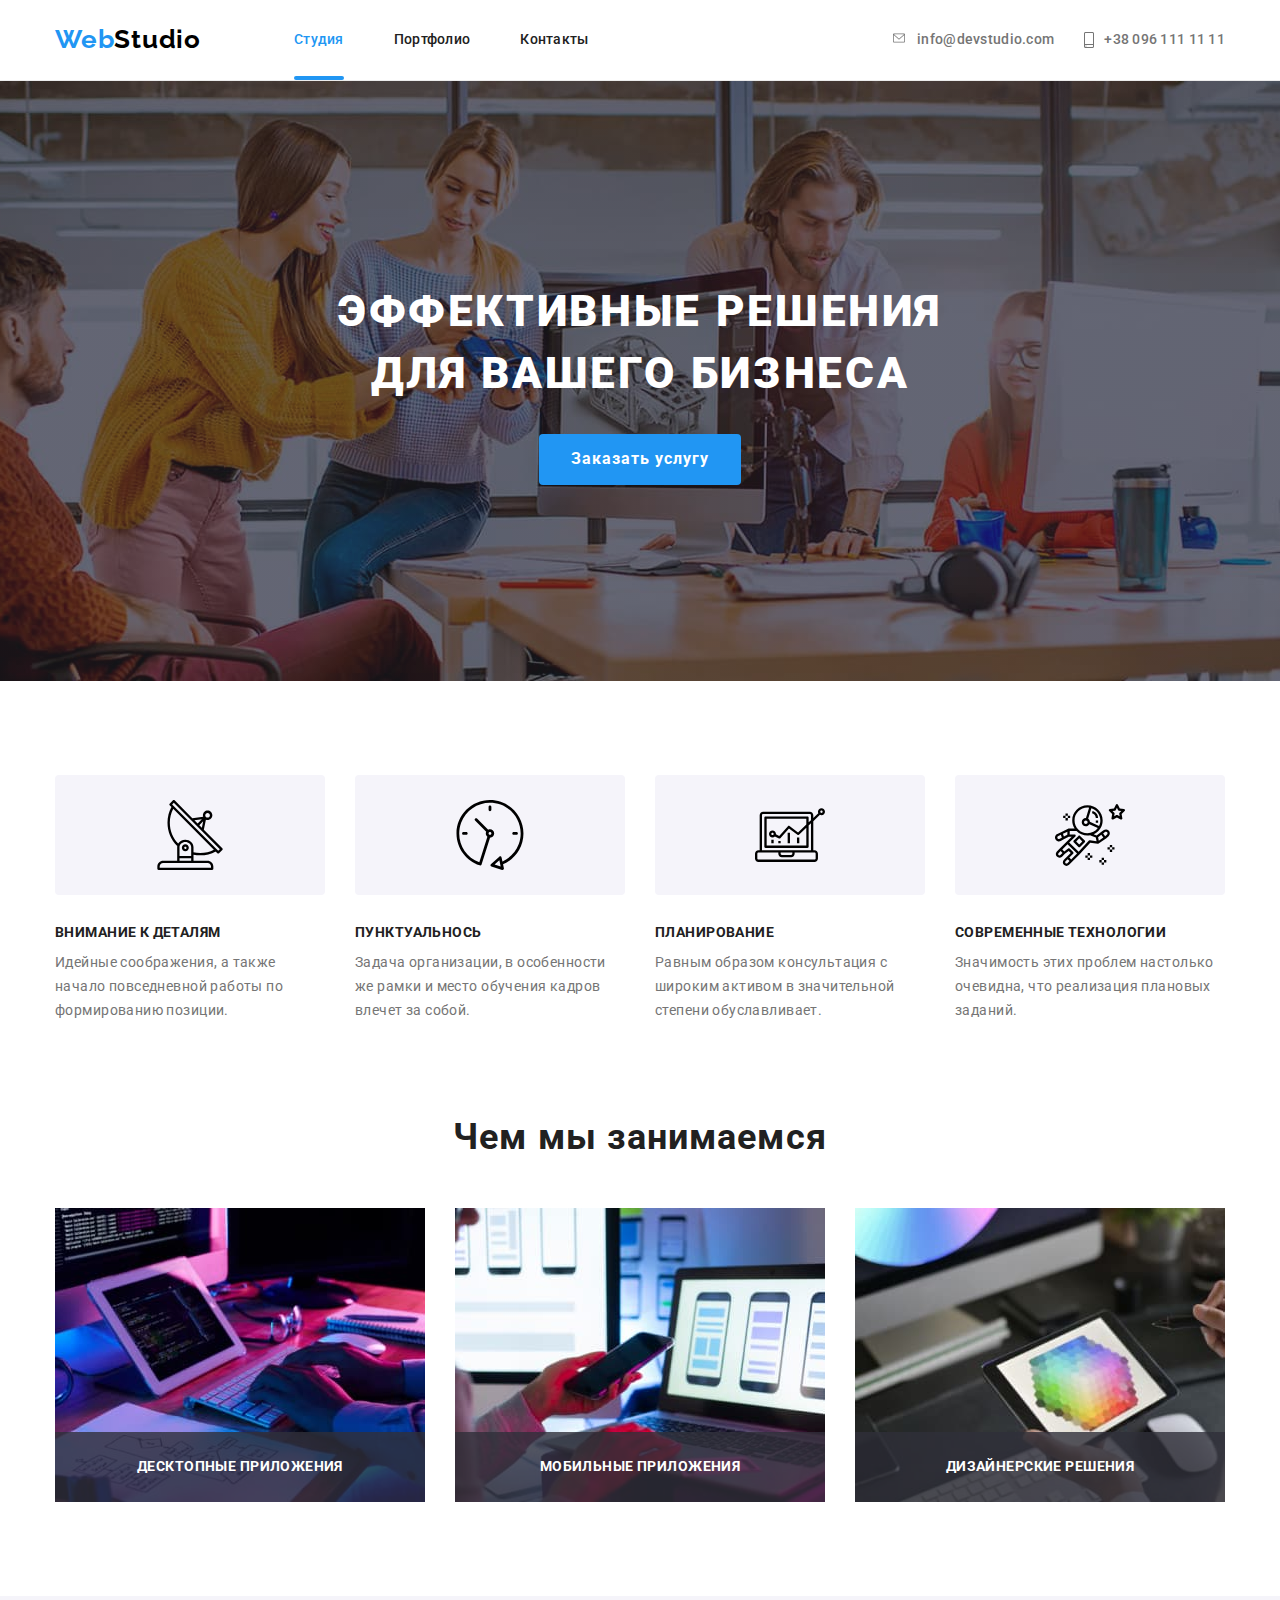
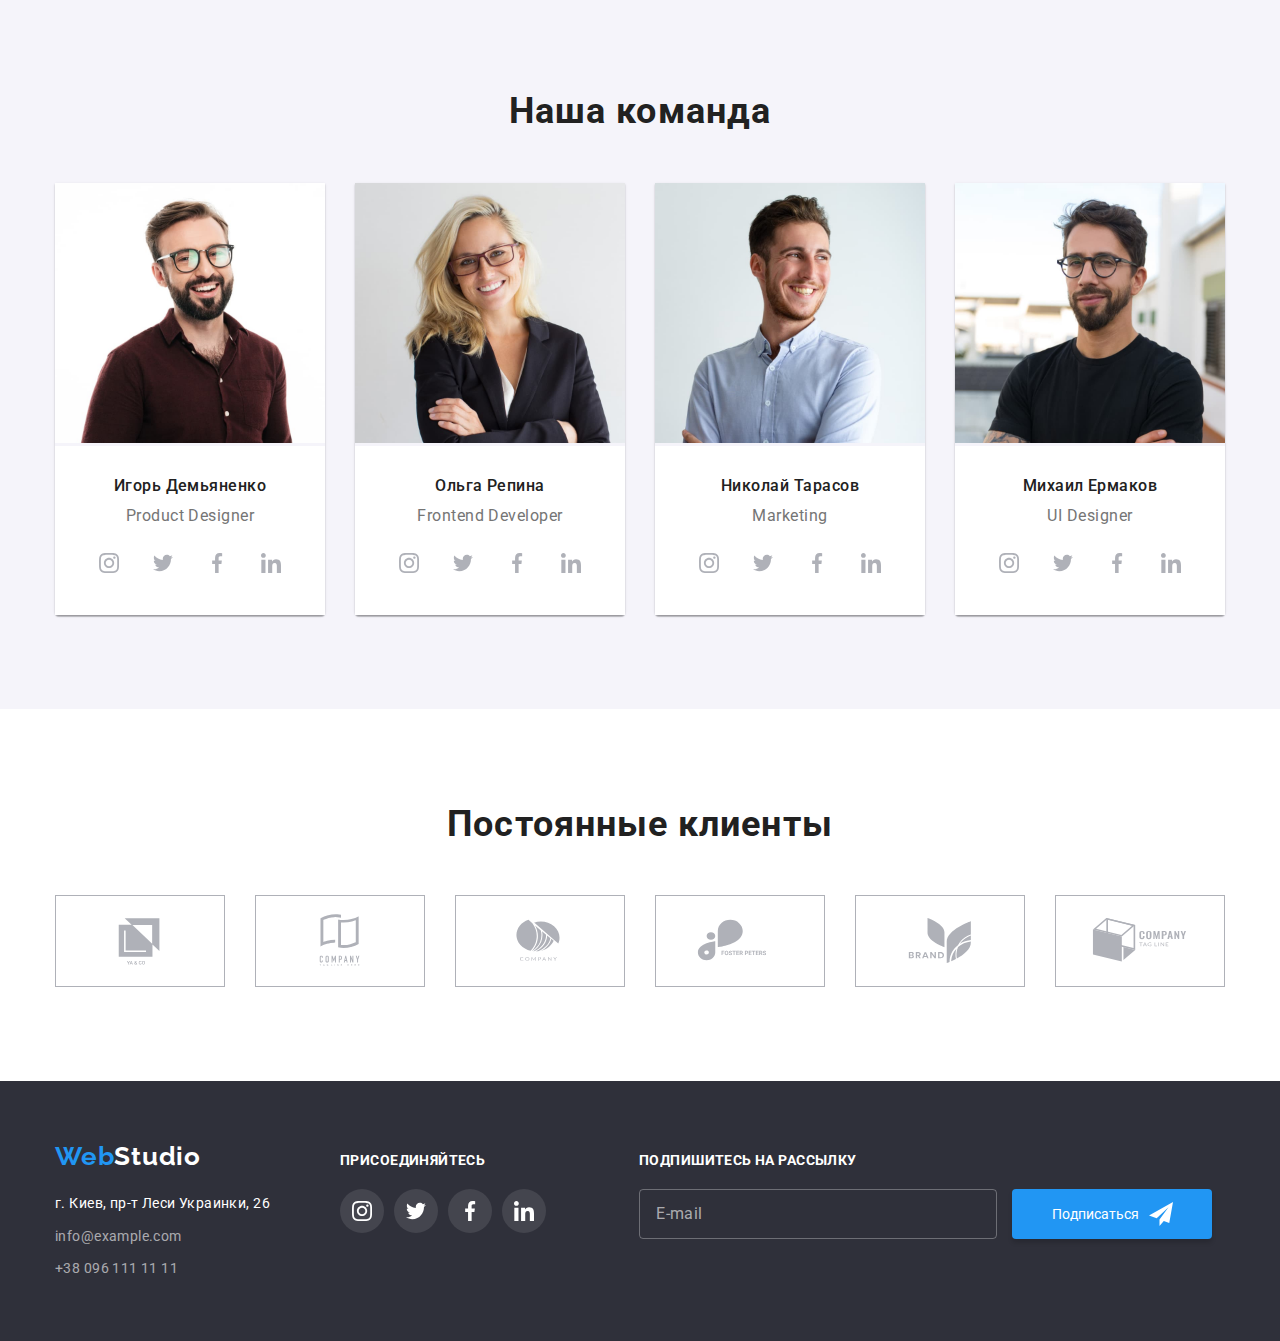
<file: index.html>
<!DOCTYPE html>
<html lang="ru">

    <head>
        <meta charset="UTF-8">
        <meta http-equiv="X-UA-Compatible" content="IE=edge">
        <meta name="viewport" content="width=device-width, initial-scale=1.0">
        <title>goit-markup-hw-07</title>

        <link rel="preconnect" href="https://fonts.googleapis.com">
        <link rel="preconnect" href="https://fonts.gstatic.com" crossorigin>
        <link href="https://fonts.googleapis.com/css2?family=Raleway:wght@700&family=Roboto:wght@400;500;700;900&display=swap" rel="stylesheet">

        <link rel="stylesheet" href="https://cdnjs.cloudflare.com/ajax/libs/modern-normalize/1.1.0/modern-normalize.min.css">

        <link rel="stylesheet" href="./css/main.min.css">

    </head>
        
    <body>
        
        <!-- Header -->
        <header>

            <div class="header-nav container">

                <a href="./index.html" class="header-nav__logo"><span class="header-nav__color">Web</span>Studio</a>
                
                <nav class="main-nav">

                    <ul class="nav-list"> 
                        <li class="nav-list__nav-item">
                            <a href="./index.html" class="nav-list__nav-link current">Студия</a>
                        </li>
                        <li class="nav-list__nav-item">
                            <a href="./portfolio.html" class="nav-list__nav-link">Портфолио</a>
                        </li>
                        <li class="nav-list__nav-item">
                            <a href="#" class="nav-list__nav-link">Контакты</a>
                        </li>
                    </ul>

                </nav>

                <ul class="auth-nav">
                    <li class="auth-nav__auth-li">
                        <a href="info@devstudio.com" class="auth-nav__auth-link">
                                <svg class="auth-nav__auth-mail-icon" width="16" height="12">
                                    <use href="./images/icons.svg#icon-envelope-hover"></use>
                                </svg>
                            info@devstudio.com
                        </a>
                    </li>

                    <li class="auth-nav__auth-li">
                        <a href="+380961111111" class="auth-nav__auth-link">
                            <svg class="auth-nav__auth-tel-icon" width="10" height="16">
                                <use href="./images/icons.svg#icon-smartphone"></use>
                            </svg>
                            +38 096 111 11 11
                        </a>
                    </li>
                </ul>

            </div>
            
        </header>
            
        

        <main>

            <!--Section hero-->
            <section class="hero overlay">

                <div class="container hero-div">

                    <h1 class="hero-div__title">ЭФФЕКТИВНЫЕ РЕШЕНИЯ ДЛЯ ВАШЕГО БИЗНЕСА</h1>
            
                    <button type="button" class="hero-div__button" data-modal-open>Заказать услугу</button>
                    
                </div>

            </section>

            <!--Section Features-->
        <section class="features">
        
            <div class="container features-div">
        
                <h2 class="features-div__title visually-hidden">Особенности</h2>
        
                <ul class="features-list">
        
                    <li class="features-list__item">
                        <div class="group">
                            <svg class="group__antenna" width="70" height="70">
                                <use href="./images/icons.svg#icon-antenna-1"></use>
                            </svg>
                        </div>
                        <h3 class="features-list__title">ВНИМАНИЕ К ДЕТАЛЯМ</h3>
                        <p class="features-list__text">
                            Идейные соображения, а также начало повседневной работы по формированию позиции.
                        </p>
                    </li>
        
                    <li class="features-list__item">
                        <div class="group">
                            <svg class="group__clock" width="70" height="70">
                                <use href="./images/icons.svg#icon-clock-1"></use>
                            </svg>
                        </div>
                        <h3 class="features-list__title">ПУНКТУАЛЬНОСЬ</h3>
                        <p class="features-list__text">
                            Задача организации, в особенности же рамки и место обучения кадров влечет за собой.
                        </p>
                    </li>
        
                    <li class="features-list__item">
                        <div class="group">
                            <svg class="group__diagram" width="70" height="70">
                                <use href="./images/icons.svg#icon-diagram-1"></use>
                            </svg>
                        </div>
                        <h3 class="features-list__title">ПЛАНИРОВАНИЕ</h3>
                        <p class="features-list__text">
                            Равным образом консультация с широким активом в значительной степени обуславливает.
                        </p>
                    </li>
        
                    <li class="features-list__item">
                        <div class="group">
                            <svg class="group__astronaut" width="70" height="70">
                                <use href="./images/icons.svg#icon-astronaut-1"></use>
                            </svg>
                        </div>
                        <h3 class="features-list__title">СОВРЕМЕННЫЕ ТЕХНОЛОГИИ</h3>
                        <p class="features-list__text">
                            Значимость этих проблем настолько очевидна, что реализация плановых заданий.
                        </p>
                    </li>
        
                </ul>
        
            </div>
        
        </section>

            <!--Service-->
            <section class="service">

                <div class="container service-div">

                    <h2 class="service-div__title">Чем мы занимаемся</h2>

                    <ul class="service-list">
                        <li class="service-list__item">
                            <img class="service-list__img" src="./images/box1(1).jpg" alt="Проектирование" width="370">
                            <div class="profit">
                                <b class="profit__text">ДЕСКТОПНЫЕ ПРИЛОЖЕНИЯ</b>
                            </div>
                        </li>

                        <li class="service-list__item">
                            <img class="service-list__img" src="./images/box2(1).jpg" alt="Рекламация" width="370">
                            <div class="profit">
                                <b class="profit__text">МОБИЛЬНЫЕ ПРИЛОЖЕНИЯ</b>
                            </div>
                        </li>
                        
                        <li class="service-list__item">
                            <img class="service-list__img" src="./images/box3(1).jpg" alt="Дизайн" width="370">
                            <div class="profit">
                                <b class="profit__text">ДИЗАЙНЕРСКИЕ РЕШЕНИЯ</b>
                            </div>
                        </li>

                    </ul>

                </div>
                
            </section>

            <!--Team-->
            <section class="team">

                <div class="container team-div">

                    <h2 class="team-div__title">Наша команда</h2>

                    <ul class="team-list">

                        <li class="team-list__item">
                            <img src="./images/img1(1).jpg" alt="Наша команда" width="270">
                            <div class="common">
                                <h3 class="common__name">Игорь Демьяненко</h3>
                                <p class="common__job">Product Designer</p>

                                <ul class="connect">
                                    <li class="connect__item">
                                        <a href="#" class="connect__a">
                                            <svg class="connect__svg" width="20" height="20">
                                                <use href="./images/icons8.svg#icon-instagram-1"></use>
                                            </svg>
                                        </a>
                                    </li>
                                    <li class="connect__item">
                                        <a href="#" class="connect__a">
                                            <svg class="connect__svg" width="20" height="20">
                                                <use href="./images/icons8.svg#icon-twitter-1"></use>
                                            </svg>
                                        </a>
                                    </li>
                                    <li class="connect__item">
                                        <a href="#" class="connect__a">
                                            <svg class="connect__svg" width="20" height="20">
                                                <use href="./images/icons8.svg#icon-facebook-1"></use>
                                            </svg>
                                        </a>
                                    </li>
                                    <li class="connect__item">
                                        <a href="#" class="connect__a">
                                            <svg class="connect__svg" width="20" height="20">
                                                <use href="./images/icons8.svg#icon-linkedin-1"></use>
                                            </svg>
                                        </a>
                                    </li>
                                </ul>

                            </div>
                        </li>

                        <li class="team-list__item">
                            <img src="./images/img2(1).jpg" alt="Наша команда" width="270">
                            <div class="common">
                                <h3 class="common__name">Ольга Репина</h3>
                                <p class="common__job">Frontend Developer</p>
                                
                                <ul class="connect">
                                    <li class="connect__item">
                                        <a href="#" class="connect__a">
                                            <svg class="connect__svg" width="20" height="20">
                                                <use href="./images/icons8.svg#icon-instagram-1"></use>
                                            </svg>
                                        </a>
                                    </li>
                                    <li class="connect__item">
                                        <a href="#" class="connect__a">
                                            <svg class="connect__svg" width="20" height="20">
                                                <use href="./images/icons8.svg#icon-twitter-1"></use>
                                            </svg>
                                        </a>
                                    </li>
                                    <li class="connect__item">
                                        <a href="#" class="connect__a">
                                            <svg class="connect__svg" width="20" height="20">
                                                <use href="./images/icons8.svg#icon-facebook-1"></use>
                                            </svg>
                                        </a>
                                    </li>
                                    <li class="connect__item">
                                        <a href="#" class="connect__a">
                                            <svg class="connect__svg" width="20" height="20">
                                                <use href="./images/icons8.svg#icon-linkedin-1"></use>
                                            </svg>
                                        </a>
                                    </li>
                                </ul>

                            </div>
                        </li>

                        <li class="team-list__item">
                            <img src="./images/img3(1).jpg" alt="Наша команда" width="270">
                            <div class="common">
                                <h3 class="common__name">Николай Тарасов</h3>
                                <p class="common__job">Marketing</p>

                                <ul class="connect">
                                    <li class="connect__item">
                                        <a href="#" class="connect__a">
                                            <svg class="connect__svg" width="20" height="20">
                                                <use href="./images/icons8.svg#icon-instagram-1"></use> 
                                            </svg>
                                        </a>
                                    </li>
                                    <li class="connect__item">
                                        <a href="#" class="connect__a">
                                            <svg class="connect__svg" width="20" height="20">
                                                <use href="./images/icons8.svg#icon-twitter-1"></use> 
                                            </svg>
                                        </a>
                                    </li>
                                        <li class="connect__item">
                                        <a href="#" class="connect__a">
                                            <svg class="connect__svg" width="20" height="20">
                                                <use href="./images/icons8.svg#icon-facebook-1"></use> 
                                            </svg>
                                        </a>
                                    </li>
                                    <li class="connect__item">
                                        <a href="#" class="connect__a">
                                            <svg class="connect__svg" width="20" height="20">
                                                <use href="./images/icons8.svg#icon-linkedin-1"></use> 
                                            </svg>
                                        </a>
                                    </li>
                                </ul>

                            </div>
                        </li>

                        <li class="team-list__item">
                            <img src="./images/img4(1).jpg" alt="Наша команда" width="270">
                            <div class="common">
                                <h3 class="common__name">Михаил Ермаков</h3>
                                <p class="common__job">UI Designer</p>

                                <ul class="connect">
                                    <li class="connect__item">
                                        <a href="#" class="connect__a">
                                            <svg class="connect__svg" width="20" height="20">
                                                <use href="./images/icons8.svg#icon-instagram-1"></use>
                                            </svg>
                                        </a>
                                    </li>
                                    <li class="connect__item">
                                        <a href="#" class="connect__a">
                                            <svg class="connect__svg" width="20" height="20">
                                                <use href="./images/icons8.svg#icon-twitter-1"></use>
                                            </svg>
                                        </a>
                                    </li>
                                    <li class="connect__item">
                                        <a href="#" class="connect__a">
                                            <svg class="connect__svg" width="20" height="20">
                                                <use href="./images/icons8.svg#icon-facebook-1"></use>
                                            </svg>
                                        </a>
                                    </li>
                                    <li class="connect__item">
                                        <a href="#" class="connect__a">
                                            <svg class="connect__svg" width="20" height="20">
                                                <use href="./images/icons8.svg#icon-linkedin-1"></use>
                                            </svg>
                                        </a>
                                    </li>
                                </ul>

                            </div>
                        </li>

                    </ul>

                </div>

            </section>

            <!-- Clients -->
            <section class="clients">
                <div class="container clients-div">
            
                    <h2 class="clients-div__title">Постоянные клиенты</h2>
            
                    <ul class="clients-list">
                        <li class="clients-list__item">
                            <a href="#" class="clients-list__link">
                                <svg class="clients-list__svg" width="106" height="60">
                                    <use href="./images/icons.svg#icon-Logo1"></use>
                                </svg>
                            </a>
                        </li>
                        <li class="clients-list__item">
                            <a href="#" class="clients-list__link">
                                <svg class="clients-list__svg" width="106" height="60">
                                    <use href="./images/icons.svg#icon-Logo2"></use>
                                </svg>
                            </a>
                        </li>
                        <li class="clients-list__item">
                            <a href="#" class="clients-list__link">
                                <svg class="clients-list__svg" width="106" height="60">
                                    <use href="./images/icons.svg#icon-Logo3"></use>
                                </svg>
                            </a>
                        </li>
                        <li class="clients-list__item">
                            <a href="#" class="clients-list__link">
                                <svg class="clients-list__svg" width="106" height="60">
                                    <use href="./images/icons.svg#icon-Logo4"></use>
                                </svg>
                            </a>
                        </li>
                        <li class="clients-list__item">
                            <a href="#" class="clients-list__link">
                                <svg class="clients-list__svg" width="106" height="60">
                                    <use href="./images/icons.svg#icon-Logo5"></use>
                                </svg>
                            </a>
                        </li>
                        <li class="clients-list__item">
                            <a href="#" class="clients-list__link">
                                <svg class="clients-list__svg" width="106" height="60">
                                    <use href="./images/icons.svg#icon-Logo6"></use>
                                </svg>
                            </a>
                        </li>
                    </ul>
                </div>
            
            </section>

        </main>

        <!--Footer-->
        <footer class="footer">
        
            <div class="wrapper container">
                    
                <div class="foot-div">
                    <a href="./index.html" class="foot-div__footer-logo"><span class="foot-div__color-white">Web</span>Studio</a>

                    <address class="address">
                        <ul class="footer-nav">
                            <li class="footer-nav__footer-li">
                                <a href="г.Киев,пр-тЛесиУкраинки,26" class="footer-nav__link-address">г. Киев, пр-т Леси Украинки, 26</a>
                            </li>
                            <li class="footer-nav__footer-li">
                                <a href="info@example.com" class="footer-nav__footer-link">info@example.com</a>
                            </li>
                            <li class="footer-nav__footer-li">
                                <a href="+380961111111" class="footer-nav__footer-link">+38 096 111 11 11</a>
                            </li>
                        </ul>
                    </address>
                </div>

                <div class="follow">
                    <b class="follow__follow-title">ПРИСОЕДИНЯЙТЕСЬ</b>
                    <ul class="follow-list">
                        <li class="follow-list__li">
                            <a href="#" class="follow-list__link">
                                <svg class="follow-list__icon" width="20" height="20">
                                    <use href="./images/icons8.svg#icon-instagram-1"></use>
                                </svg>
                            </a>
                        </li>
                        <li class="follow-list__li">
                            <a href="#" class="follow-list__link">
                                <svg class="follow-list__icon" width="20" height="20">
                                    <use href="./images/icons8.svg#icon-twitter-1"></use>
                                </svg>
                            </a>
                        </li>
                        <li class="follow-list__li">
                            <a href="#" class="follow-list__link">
                                <svg class="follow-list__icon" width="20" height="20">
                                    <use href="./images/icons8.svg#icon-facebook-1"></use>
                                </svg>
                            </a>
                        </li>
                        <li class="follow-list__li">
                            <a href="#" class="follow-list__link">
                                <svg class="follow-list__icon" width="20" height="20">
                                    <use href="./images/icons8.svg#icon-linkedin-1"></use>
                                </svg>
                            </a>
                        </li>
                    </ul>
                </div>

                <div class="submit">
                
                    <b class="submit__title">ПОДПИШИТЕСЬ НА РАССЫЛКУ</b>
                    <div class="submit-div">
                        <form action="#">
                            <input type="text" name="submit-mail" class="submit-div__input" id="submit-mail" placeholder="E-mail" />
                            <button type="submit" class="submit-div__btn">Подписаться
                                <svg class="submit-div__icon" width="24" height="24">
                                    <use href="./images/icons8.svg#icon-icon-send1"></use>
                                </svg>
                            </button>
                        </form>
                
                    </div>
                
                </div>

            </div>
        
        </footer>

        <!-- Modal -->
        
        <div class="backdrop is-hidden" data-modal>
        
            <div class="modal">
        
                <button type="button" class="modal__btn" data-modal-close>
                    <svg class="modal__link" width="18" height="18">
                        <use href="./images/icons.svg#icon-close-black-18dp-2-11"></use>
                    </svg>
                </button>
        
                <p class="modal__title">Оставьте свои данные, мы вам перезвоним</p>
        
                <form action="#" class="modal-form">
        
                    <div class="modal-form__div">
        
                        <label for="user-name" class="modal-form__label">Имя</label>
        
                        <div class="modal-form__svg">
                            <input type="text" name="user-name" class="modal-form__input" id="user-name" />
                            <svg class="modal-form__icon" width="18" height="18">
                                <use href="./images/icons.svg#icon-person-black-18dp-11"></use>
                            </svg>
                        </div>
        
                    </div>
        
                    <div class="modal-form__div">
        
                        <label for="user-tel" class="modal-form__label">Телефон</label>
        
                        <div class="modal-form__svg">
                            <input type="text" name="user-mail" class="modal-form__input" id="user-mail" />
                            <svg class="modal-form__icon" width="18" height="18">
                                <use href="./images/icons.svg#icon-phone-black-18dp-11"></use>
                            </svg>
                        
                        </div>
        
                    </div>
        
                    <div class="modal-form__div">
        
                        <label for="user-mail" class="modal-form__label">Почта</label>
        
                        <div class="modal-form__svg">
                            <input type="text" name="user-mail" class="modal-form__input" id="user-mail" />
                            <svg class="modal-form__icon" width="18" height="18">
                                <use href="./images/icons.svg#icon-email-black-18dp-11"></use>
                            </svg>
        
                        </div>
        
                    </div>
        
                    <div class="modal-form__coment">
        
                        <label for="user-coment" class="modal-form__label">Комментарий</label>
        
                        <textarea name="user-coment" id="user-coment" placeholder="Введите текст"
                            class="modal-form__textarea"></textarea>
        
                    </div>
        
                    <div class="modal-form__treaty">
        
                        <input type="checkbox" name="input-check" id="input-check" class="modal-form__check visually-hidden"/>
                        
                        <label for="input-check" class="modal-form__text">
        
                            Соглашаюсь с рассылкой и принимаю &nbsp;
        
                            <span class="modal-form__accent">Условия договора</span>
                        </label>
        
                    </div>
        
                    <div class="sub">
                        <button type="submit" class="sub__btn">Отправить</button>
                    </div>
        
                </form>
        
            </div>
        
        </div>

        <script src="./js/modal.js"></script>
    
    </body>
        
</html>
</file>
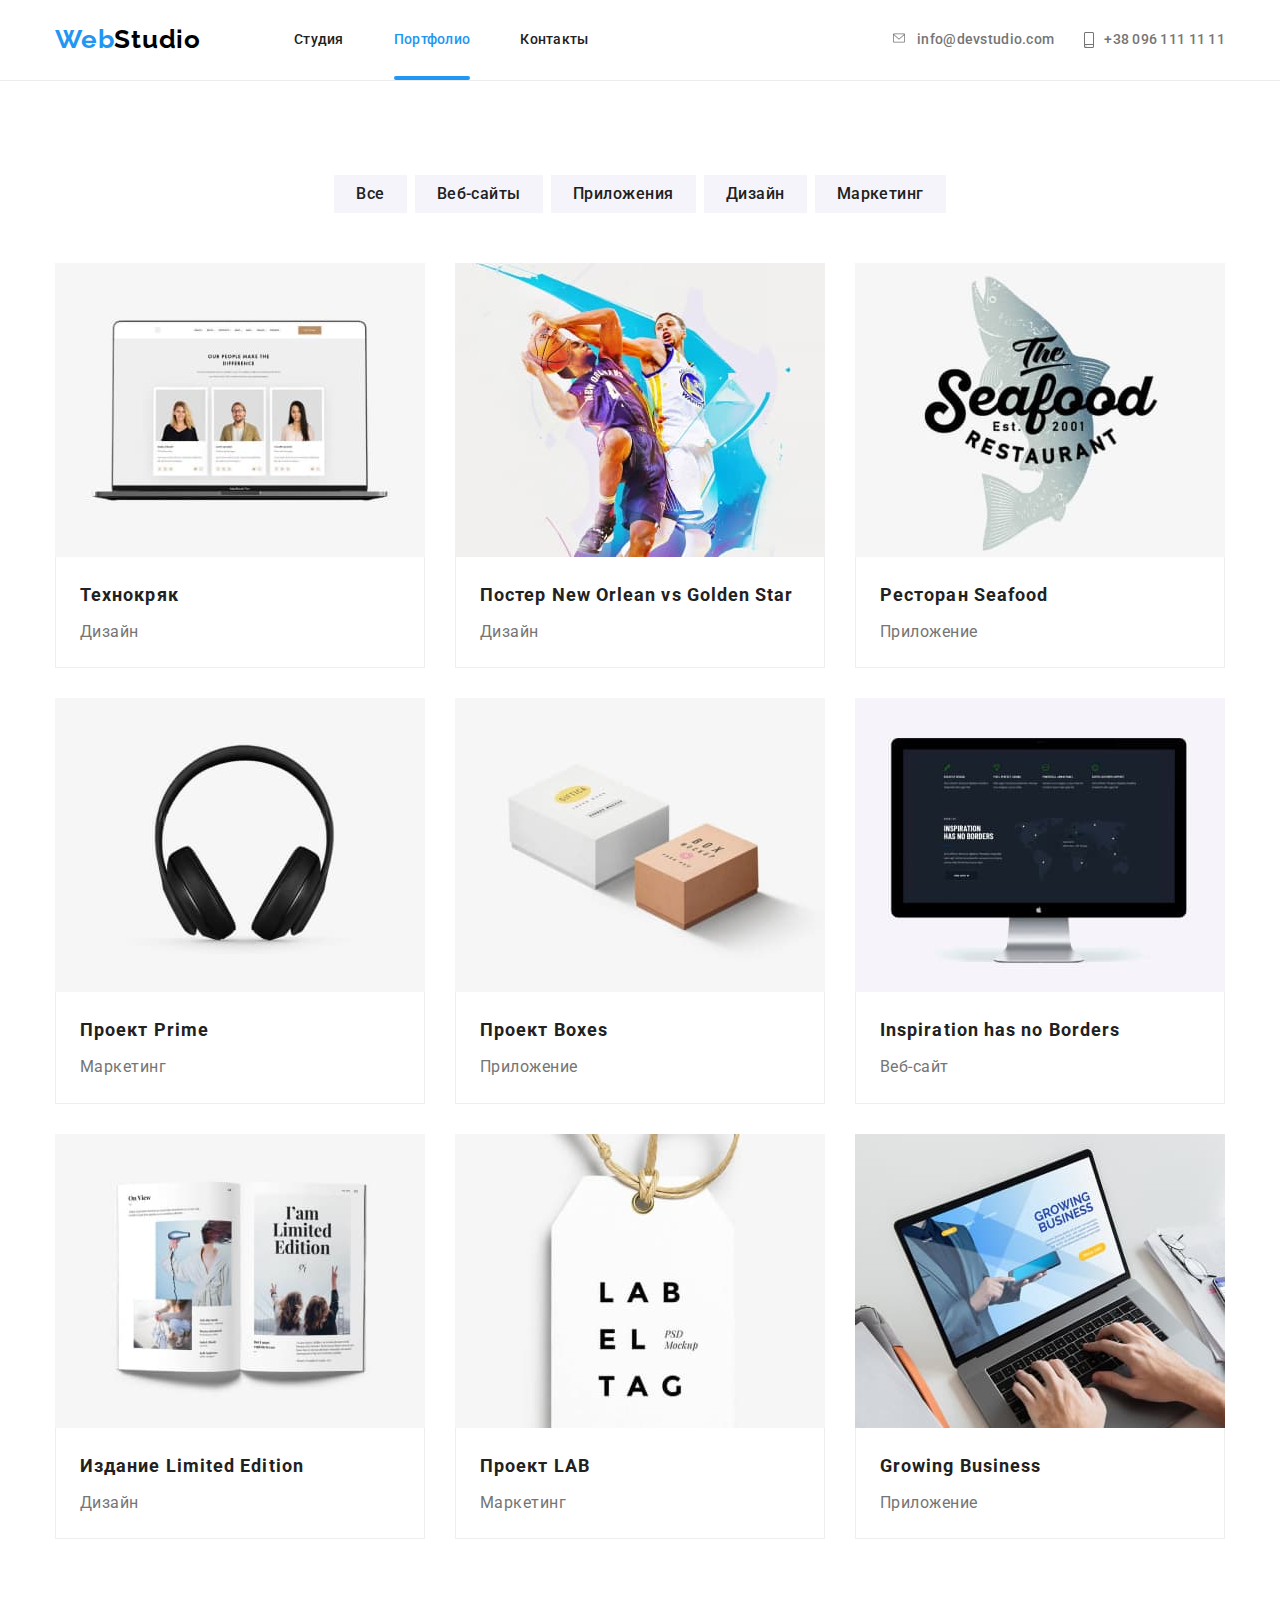
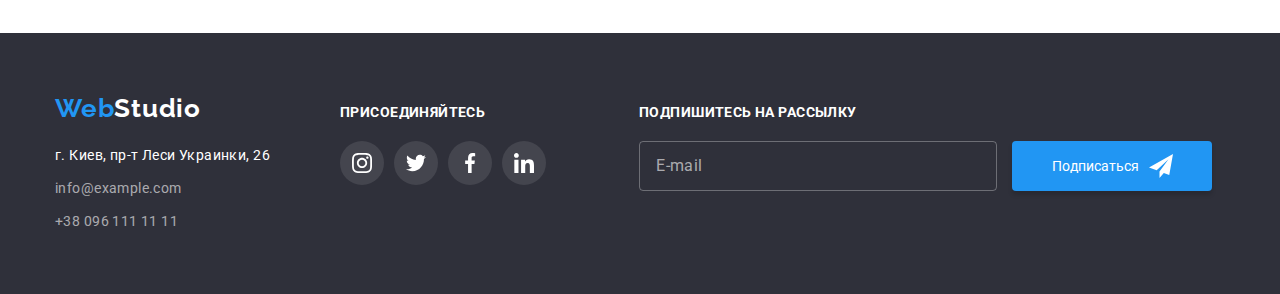
<file: portfolio.html>
<!DOCTYPE html>
<html lang="ru">
    <head>

        <meta charset="UTF-8">
        <meta http-equiv="X-UA-Compatible" content="IE=edge">
        <meta name="viewport" content="width=device-width, initial-scale=1.0">
        <title>Portfolio</title>

        <link rel="preconnect" href="https://fonts.googleapis.com">
        <link rel="preconnect" href="https://fonts.gstatic.com" crossorigin>
        <link href="https://fonts.googleapis.com/css2?family=Raleway:wght@700&family=Roboto:wght@400;500;700;900&display=swap" rel="stylesheet">

        <link rel="stylesheet" href="https://cdnjs.cloudflare.com/ajax/libs/modern-normalize/1.1.0/modern-normalize.min.css">

        <link rel="stylesheet" href="./css/main.min.css">

    </head>

    <body>

        <!-- Header -->
        <header>
        
            <div class="header-nav container">
        
                <a href="./index.html" class="header-nav__logo"><span class="header-nav__color">Web</span>Studio</a>
        
                <nav class="main-nav">
        
                    <ul class="nav-list">
                        <li class="nav-list__nav-item">
                            <a href="./index.html" class="nav-list__nav-link">Студия</a>
                        </li>
                        <li class="nav-list__nav-item">
                            <a href="./portfolio.html" class="nav-list__nav-link current">Портфолио</a>
                        </li>
                        <li class="nav-list__nav-item">
                            <a href="#" class="nav-list__nav-link">Контакты</a>
                        </li>
                    </ul>
        
                </nav>
        
                <ul class="auth-nav">
                    <li class="auth-nav__auth-li">
                        <a href="info@devstudio.com" class="auth-nav__auth-link">
                            <svg class="auth-nav__auth-mail-icon" width="16" height="12">
                                <use href="./images/icons.svg#icon-envelope-hover"></use>
                            </svg>
                            info@devstudio.com
                        </a>
                    </li>
        
                    <li class="auth-nav__auth-li">
                        <a href="+380961111111" class="auth-nav__auth-link">
                            <svg class="auth-nav__auth-tel-icon" width="10" height="16">
                                <use href="./images/icons.svg#icon-smartphone"></use>
                            </svg>
                            +38 096 111 11 11
                        </a>
                    </li>
                </ul>
        
            </div>
        
        </header>

        <main>

            <!-- Section Filters -->
            <section class="filters">

                <div class="container">
            
                    <h1 class="visually-hidden">Примеры работ</h1>
                
                    <ul class="list">
                        <li class="list__item">
                            <button type="button" class="list__btn">Все</button>
                        </li>
                        <li class="list__item">
                            <button type="button" class="list__btn">Веб-сайты</button>
                        </li>
                        <li class="list__item">
                            <button type="button" class="list__btn">Приложения</button>
                        </li>
                        <li class="list__item">
                            <button type="button" class="list__btn">Дизайн</button>
                        </li>
                        <li class="list__item">
                            <button type="button" class="list__btn">Маркетинг</button>
                        </li>
                    </ul>
                
                    <ul class="crack-list">
                        <li class="crack-list__item">
                            <a class="crack-list__link" href="#">
                                <div class="crack-list__board">
                                    <img class="crack-list__img" src="./images/portfolio/img.jpg" alt="Постер" width="370">
                                    <p class="crack-list__message">Технокряк это современная площадка распространения коронавируса. Компании
                                        используют эту платформу для цифрового шпионажа и атак на защищённые сервера конкурентов.</p>
                                </div>
                        
                                <div class="crack-list__contain">
                                    <h2 class="crack-list__product">Технокряк</h2>
                                    <p class="crack-list__result">Дизайн</p>
                                </div>
                            </a>
                        </li>
                
                        <li class="crack-list__item">
                            <a class="crack-list__link" href="#">
                                <div class="crack-list__board">
                                    <img class="crack-list__img" src="./images/portfolio/img1.jpg" alt="Постер" width="370">
                                    <p class="crack-list__message">Технокряк это современная площадка распространения коронавируса. Компании используют эту платформу для цифрового шпионажа и атак на защищённые сервера конкурентов.</p>
                                </div>
                                
                                <div class="crack-list__contain">
                                    <h2 class="crack-list__product">Постер New Orlean vs Golden Star</h2>
                                    <p class="crack-list__result">Дизайн</p>
                                </div>
                            </a>
                        </li>
                
                        <li class="crack-list__item">
                            <a class="crack-list__link" href="#">
                                <div class="crack-list__board">
                                    <img class="crack-list__img" src="./images/portfolio/img2.jpg" alt="Ресторан" width="370">
                                    <p class="crack-list__message">Технокряк это современная площадка распространения коронавируса. Компании используют эту платформу для цифрового шпионажа и атак на защищённые сервера конкурентов.</p>
                                </div>

                                <div class="crack-list__contain">
                                    <h2 class="crack-list__product">Ресторан Seafood</h2>
                                    <p class="crack-list__result">Приложение</p>
                                </div>
                            </a>
                        </li>
                
                        <li class="crack-list__item">
                            <a class="crack-list__link" href="#">
                                <div class="crack-list__board">
                                    <img class="crack-list__img" src="./images/portfolio/img3.jpg" alt="Проект" width="370">
                                    <p class="crack-list__message">Технокряк это современная площадка распространения коронавируса. Компании используют эту платформу для цифрового шпионажа и атак на защищённые сервера конкурентов.</p>
                                </div>
                                
                                <div class="crack-list__contain">
                                    <h2 class="crack-list__product">Проект Prime</h2>
                                    <p class="crack-list__result">Маркетинг</p>
                                </div>
                            </a>
                        </li>
                
                        <li class="crack-list__item">
                            <a class="crack-list__link" href="#">
                                    <div class="crack-list__board">
                                        <img class="crack-list__img" src="./images/portfolio/img4.jpg" alt="Боксы" width="370">
                                        <p class="crack-list__message">Технокряк это современная площадка распространения коронавируса. Компании используют эту платформу для цифрового шпионажа и атак на защищённые сервера конкурентов.</p>
                                    </div>
                                
                                    <div class="crack-list__contain">
                                        <h2 class="crack-list__product">Проект Boxes</h2>
                                        <p class="crack-list__result">Приложение</p>
                                    </div>
                            </a>
                        </li>
                
                        <li class="crack-list__item">
                            <a class="crack-list__link" href="#">
                                <div class="crack-list__board">
                                    <img class="crack-list__img" src="./images/portfolio/img5.jpg" alt="Вдохновление" width="370">
                                    <p class="crack-list__message">Технокряк это современная площадка распространения коронавируса. Компании используют эту платформу для цифрового шпионажа и атак на защищённые сервера конкурентов.</p>
                                </div>
                                
                                <div class="crack-list__contain">
                                    <h2 class="crack-list__product">Inspiration has no Borders</h2>
                                    <p class="crack-list__result">Веб-сайт</p>
                                </div>
                            </a>
                        </li>
                
                        <li class="crack-list__item">
                            <a class="crack-list__link" href="#">
                                <div class="crack-list__board">
                                    <img class="crack-list__img" src="./images/portfolio/img6.jpg" alt="Издание" width="370">
                                    <p class="crack-list__message">Технокряк это современная площадка распространения коронавируса. Компании используют эту платформу для цифрового шпионажа и атак на защищённые сервера конкурентов.</p>
                                </div>
                                
                                <div class="crack-list__contain">
                                    <h2 class="crack-list__product">Издание Limited Edition</h2>
                                    <p class="crack-list__result">Дизайн</p>
                                </div>
                                    
                            </a>
                        </li>
                
                        <li class="crack-list__item">
                            <a class="crack-list__link" href="#">
                                <div class="crack-list__board">
                                    <img class="crack-list__img" src="./images/portfolio/img7.jpg" alt="Лаб" width="370">
                                    <p class="crack-list__message">Технокряк это современная площадка распространения коронавируса. Компании используют эту платформу для цифрового шпионажа и атак на защищённые сервера конкурентов.</p>
                                </div>
                                
                                <div class="crack-list__contain">
                                    <h2 class="crack-list__product">Проект LAB</h2>
                                    <p class="crack-list__result">Маркетинг</p>
                                </div>
                            </a>
                        </li>
                
                        <li class="crack-list__item">
                            <a class="crack-list__link" href="#">
                                <div class="crack-list__board">
                                    <img class="crack-list__img" src="./images/portfolio/img8.jpg" alt="Маштабирование" width="370">
                                    <p class="crack-list__message">Технокряк это современная площадка распространения коронавируса. Компании используют эту платформу для цифрового шпионажа и атак на защищённые сервера конкурентов.</p>
                                </div>
                                
                                <div class="crack-list__contain">
                                    <h2 class="crack-list__product">Growing Business</h2>
                                    <p class="crack-list__result">Приложение</p>
                                </div>
                            </a>
                        </li>
                    </ul>

                </div>
            
            </section>


        </main>

        <!-- Footer -->
    <footer class="footer">
    
        <div class="wrapper container">
    
            <div class="foot-div">
                <a href="./index.html" class="foot-div__footer-logo"><span
                        class="foot-div__color-white">Web</span>Studio</a>
    
                <address class="address">
                    <ul class="footer-nav">
                        <li class="footer-nav__footer-li">
                            <a href="г.Киев,пр-тЛесиУкраинки,26" class="footer-nav__link-address">г. Киев, пр-т Леси
                                Украинки, 26</a>
                        </li>
                        <li class="footer-nav__footer-li">
                            <a href="info@example.com" class="footer-nav__footer-link">info@example.com</a>
                        </li>
                        <li class="footer-nav__footer-li">
                            <a href="+380961111111" class="footer-nav__footer-link">+38 096 111 11 11</a>
                        </li>
                    </ul>
                </address>
            </div>
    
            <div class="follow">
                <b class="follow__follow-title">ПРИСОЕДИНЯЙТЕСЬ</b>
                <ul class="follow-list">
                    <li class="follow-list__li">
                        <a href="#" class="follow-list__link">
                            <svg class="follow-list__icon" width="20" height="20">
                                <use href="./images/icons8.svg#icon-instagram-1"></use>
                            </svg>
                        </a>
                    </li>
                    <li class="follow-list__li">
                        <a href="#" class="follow-list__link">
                            <svg class="follow-list__icon" width="20" height="20">
                                <use href="./images/icons8.svg#icon-twitter-1"></use>
                            </svg>
                        </a>
                    </li>
                    <li class="follow-list__li">
                        <a href="#" class="follow-list__link">
                            <svg class="follow-list__icon" width="20" height="20">
                                <use href="./images/icons8.svg#icon-facebook-1"></use>
                            </svg>
                        </a>
                    </li>
                    <li class="follow-list__li">
                        <a href="#" class="follow-list__link">
                            <svg class="follow-list__icon" width="20" height="20">
                                <use href="./images/icons8.svg#icon-linkedin-1"></use>
                            </svg>
                        </a>
                    </li>
                </ul>
            </div>
    
            <div class="submit">
    
                <b class="submit__title">ПОДПИШИТЕСЬ НА РАССЫЛКУ</b>
                <div class="submit-div">
                    <form action="#">
                        <input type="text" name="submit-mail" class="submit-div__input" id="submit-mail"
                            placeholder="E-mail" />
                        <button type="submit" class="submit-div__btn">Подписаться
                            <svg class="submit-div__icon" width="24" height="24">
                                <use href="./images/icons8.svg#icon-icon-send1"></use>
                            </svg>
                        </button>
                    </form>
    
                </div>
    
            </div>
    
        </div>
    
    </footer>

    </body>
</html>
</file>
<file: css/main.min.css>
:root{--primary-text-color: #757575;--title-text-color: #212121;--accent-color: #2196f3;--mail-tel-color: rgba(255, 255, 255, 0.6);--secondary-dark-color: #2f303a;--primary-white-color: #ffffff;--primary-dark-color: #000000}body{color:var(--primary-text-color);font-family:Roboto, sans-serif;font-size:14px;line-height:1.14}*,*::before,*::after{margin:0;padding:0}header{border-bottom:1px solid #ececec}h1{font-weight:900;font-size:44px;line-height:1.4;letter-spacing:.06em;text-transform:uppercase;margin-right:auto;margin-left:auto}button{font-family:Roboto, sans-serif}ul{list-style:none;margin:0;padding:0}.features-div__title,.service-div__title,.team-div__title,.clients-div__title{text-align:center;color:var(--title-text-color);font-weight:700;font-size:36px;line-height:1.17;letter-spacing:.03em;margin-bottom:50px}.container{margin-left:auto;margin-right:auto;width:1200px;padding-left:15px;padding-right:15px}.visually-hidden{position:absolute;width:1px;height:1px;margin:-1px;border:0;padding:0;white-space:nowrap;clip-path:inset(100%);clip:rect(0 0 0 0);overflow:hidden}.header-nav{display:flex;align-items:center}.header-nav__logo{font-family:Raleway;color:var(--primary-dark-color);font-weight:700;font-size:26px;line-height:1.2;letter-spacing:.03em;text-decoration:none}.header-nav__color{color:var(--accent-color);letter-spacing:0.03em}.main-nav{margin-left:93px}.nav-list{display:flex}.nav-list .nav-list__nav-item+.nav-list__nav-item{margin-left:50px}.nav-list__nav-link{display:block;padding-bottom:32px;padding-top:32px;color:var(--title-text-color);font-weight:500;font-size:14px;line-height:1.14;letter-spacing:.02em;text-decoration:none;position:relative;transition-property:color;transition-duration:250ms;transition-timing-function:cubic-bezier(0.4, 0, 0.2, 1)}.nav-list__nav-link:hover::after{display:block}.current::after{content:"";display:block;position:absolute;width:100%;background-color:#2196f3;bottom:0;left:0;height:4px;border-radius:2px}.main-nav .nav-list__nav-link.current{color:var(--accent-color)}.main-nav .nav-list__nav-link:hover,.main-nav .nav-list__nav-link:focus{color:var(--accent-color)}.auth-nav{display:flex;margin-left:auto}.auth-nav .auth-nav__auth-li+.auth-nav__auth-li{margin-left:30px}.auth-nav__auth-link{display:flex;text-align:center;color:var(--primary-text-color);font-weight:500;font-size:14px;line-height:1.14;letter-spacing:.02em;text-decoration:none;transition-property:color;transition-duration:250ms;transition-timing-function:cubic-bezier(0.4, 0, 0.2, 1)}.auth-nav .auth-nav__auth-link:hover,.auth-nav .auth-nav__auth-link:focus{color:var(--accent-color)}.auth-nav__auth-mail-icon,.auth-nav__auth-tel-icon{margin-right:10px;fill:currentColor}.hero{padding-top:200px;padding-bottom:200px;text-align:center;background:var(--secondary-dark-color)}.overlay{max-width:1600px;max-height:600px;margin-left:auto;margin-right:auto;background-image:linear-gradient(rgba(47,48,58,0.4), rgba(47,48,58,0.4) 40%),url(../images/hero.jpg);background-position:center;background-size:cover}.hero-div__title{width:696px;color:var(--primary-white-color);margin-bottom:30px}.hero-div__button{padding:10px 32px;display:inline-block;border:none;border-radius:4px;min-width:130px;color:var(--primary-white-color);background-color:var(--accent-color);font-weight:700;font-size:16px;line-height:1.9;letter-spacing:.06em;cursor:pointer;text-align:center;transition-property:color, background-color, box-shadow;transition-duration:250ms;transition-timing-function:cubic-bezier(0.4, 0, 0.2, 1)}.hero-div__button:hover,.hero-div__button:focus{color:var(--primary-white-color);background-color:#188ce8;box-shadow:0px 4px 4px rgba(0,0,0,0.15)}.features{padding-top:94px;padding-bottom:94px}.features-list{display:flex}.features-list__item{width:270px}.features-list__title{color:var(--title-text-color);font-weight:700;font-size:14px;line-height:1.14;letter-spacing:.03em;text-transform:uppercase;margin-bottom:10px}.features-list__text{color:var(--primary-text-color);font-weight:400;font-size:14px;line-height:1.7;letter-spacing:.03em}.features-list .features-list__item+.features-list__item{margin-left:30px}.group{width:270px;height:120px;display:flex;align-items:center;justify-content:center;margin-bottom:30px;background:#f5f4fa;border-radius:4px}.service{padding-bottom:94px}.service-list{display:flex}.service-list__item{position:relative}.service-list__img{display:block}.service-list .service-list__item+.service-list__item{margin-left:30px}.profit{width:370px;min-height:70px;position:absolute;bottom:0;left:0;background:rgba(47,48,58,0.8);padding-top:27px;padding-bottom:27px;text-align:center}.profit__text{font-weight:700;font-size:14px;line-height:1.14;letter-spacing:.03em;text-transform:uppercase;text-align:center;color:#ffffff}.team{background-color:#f5f4fa;padding-top:94px;padding-bottom:94px}.team-list{display:flex;text-align:center}.team-list__item{box-shadow:0px 1px 3px rgba(0,0,0,0.12),0px 1px 1px rgba(0,0,0,0.14),0px 2px 1px rgba(0,0,0,0.2);border-radius:0px 0px 4px 4px}.team-list .team-list__item+.team-list__item{margin-left:30px}.common{padding-bottom:30px;padding-top:30px;background-color:var(--primary-white-color)}.common__name{margin-bottom:10px;color:var(--title-text-color);font-weight:500;font-size:16px;line-height:1.19;letter-spacing:.03em}.common__job{color:var(--primary-text-color);font-weight:400;font-size:16px;line-height:1.19;letter-spacing:.03em;margin-bottom:16px}.connect{list-style:none;display:flex;padding-left:0;justify-content:center}.connect__a{width:44px;height:44px;background-color:#ffffff;border-radius:50%;display:flex;align-items:center;justify-content:center;transition-property:background-color;transition-duration:250ms;transition-timing-function:cubic-bezier(0.4, 0, 0.2, 1)}.connect__a:hover,.connect__a:focus{background-color:var(--accent-color)}.connect__svg{fill:#afb1b8;transition-property:fill;transition-duration:250ms;transition-timing-function:cubic-bezier(0.4, 0, 0.2, 1)}.connect__item+.connect__item{margin-left:10px}.connect__a:hover .connect__svg,.connect__a:focus .connect__svg{fill:#ffffff}.clients{padding-top:94px;padding-bottom:94px}.clients-list{list-style:none;display:flex;padding-left:0;justify-content:center}.clients-list__item{border-radius:1px}.clients-list .clients-list__link{border:1px solid #afb1b8;width:170px;height:92px;display:flex;align-items:center;justify-content:center;transition-property:border;transition-duration:250ms;transition-timing-function:cubic-bezier(0.4, 0, 0.2, 1)}.clients-list .clients-list__link:hover,.clients-list .clients-list__link:focus{border:1px solid var(--accent-color)}.clients-list__svg{fill:#afb1b8;transition-property:fill;transition-duration:250ms;transition-timing-function:cubic-bezier(0.4, 0, 0.2, 1)}.clients-list__item+.clients-list__item{margin-left:30px}.clients-list__link:hover .clients-list__svg,.clients-list__link:focus .clients-list__svg{fill:var(--accent-color)}.filters{padding-top:94px;padding-bottom:94px}.list{display:flex;justify-content:center;margin-bottom:50px}.list .list__item+.list__item{margin-left:8px}.list__btn{padding:6px 22px;display:inline-block;color:var(--title-text-color);background-color:#f5f4fa;font-weight:500;font-size:16px;line-height:1.62;letter-spacing:.03em;cursor:pointer;border:none;transition-property:color, background-color, box-shadow;transition-duration:250ms;transition-timing-function:cubic-bezier(0.4, 0, 0.2, 1)}.list__btn:hover,.list__btn:focus{color:var(--primary-white-color);background-color:var(--accent-color);box-shadow:0px 1px 1px rgba(0,0,0,0.12),0px 4px 4px rgba(0,0,0,0.06),1px 4px 6px rgba(0,0,0,0.16)}.crack-list{display:flex;flex-wrap:wrap}.crack-list__item{margin-bottom:30px;margin-left:30px}.crack-list__item:nth-child(3n+1){margin-left:0px}.crack-list__item:nth-child(n+7){margin-bottom:0}.crack-list__link{display:block;text-decoration:none;transition-property:box-shadow;transition-duration:250ms;transition-timing-function:cubic-bezier(0.4, 0, 0.2, 1)}.crack-list__link:hover .crack-list__message{transform:translateY(0)}.crack-list__link:hover,.crack-list__link:focus{box-shadow:0px 1px 1px rgba(0,0,0,0.12),0px 4px 4px rgba(0,0,0,0.06),1px 4px 6px rgba(0,0,0,0.16)}.crack-list__board{position:relative;overflow:hidden}.crack-list__img{display:block}.crack-list__message{position:absolute;top:0;padding:63px 24px;height:100%;font-weight:400;font-size:18px;line-height:1.56;letter-spacing:.03em;color:#ffffff;background-color:rgba(33,150,243,0.9);transform:translateY(100%);transition-property:transform;transition-duration:250ms;transition-timing-function:cubic-bezier(0.4, 0, 0.2, 1)}.crack-list__contain{padding:20px 24px;border-left:1px solid #eeeeee;border-right:1px solid #eeeeee;border-bottom:1px solid #eeeeee}.crack-list__item .crack-list__product{margin-bottom:4px;color:var(--title-text-color);font-weight:700;font-size:18px;line-height:2;letter-spacing:.06em}.crack-list__item .crack-list__result{color:var(--primary-text-color);font-weight:400;font-size:16px;line-height:1.9;letter-spacing:.03em}.footer{background-color:var(--secondary-dark-color);padding-top:60px;padding-bottom:60px}.wrapper{display:flex;align-items:baseline}.foot-div__footer-logo{font-family:Raleway;font-weight:700;font-size:26px;line-height:1.19;letter-spacing:.03em;color:var(--primary-white-color);text-decoration:none}.foot-div__color-white{color:var(--accent-color)}.address{margin-top:20px}.footer-nav .footer-nav__footer-li+.footer-nav__footer-li{margin-top:9px}.footer-nav .footer-nav__link-address,.footer-nav .footer-nav__footer-link{font-style:normal;font-weight:400;font-size:14px;line-height:1.71;letter-spacing:.03em;text-decoration:none;transition-property:color;transition-duration:250ms;transition-timing-function:cubic-bezier(0.4, 0, 0.2, 1)}.footer-nav .footer-nav__link-address{color:var(--primary-white-color)}.footer-nav .footer-nav__link-address:hover,.footer-nav .footer-nav__link-address:focus{color:var(--accent-color)}.footer-nav .footer-nav__footer-link{color:var(--mail-tel-color)}.footer-nav .footer-nav__footer-link:hover,.footer-nav .footer-nav__footer-link:focus{color:var(--accent-color)}.follow{margin-left:70px}.follow__follow-title{font-weight:700;font-size:14px;line-height:1.14;letter-spacing:.03em;text-transform:uppercase;color:var(--primary-white-color)}.follow-list{padding-left:0;display:flex;margin-top:20px}.follow-list__link{width:44px;height:44px;display:flex;align-items:center;justify-content:center;border-radius:50%;background-color:rgba(255,255,255,0.1);transition-property:background-color;transition-duration:250ms;transition-timing-function:cubic-bezier(0.4, 0, 0.2, 1)}.follow-list__link:hover,.follow-list__link:focus{background-color:var(--accent-color)}.follow-list__icon{fill:#ffffff}.follow-list__li+.follow-list__li{margin-left:10px}.submit{margin-left:93px}.submit__title{font-weight:700;font-size:14px;line-height:1.14;letter-spacing:.03em;text-transform:uppercase;color:#ffffff}.submit-div__input{width:358px;height:50px;border:1px solid rgba(255,255,255,0.3);border-radius:4px;padding:15px 16px;margin-top:20px;background-color:transparent;color:var(--primary-white-color)}.submit-div__input::placeholder{font-weight:400;font-size:16px;line-height:1.25;letter-spacing:.03em;color:rgba(255,255,255,0.6);background-color:drop-shadow(0px 4px 4px rgba(0,0,0,0.15))}.submit-div__btn{width:200px;height:50px;background:#2196f3;box-shadow:0px 4px 4px rgba(0,0,0,0.15);border-radius:4px;color:#ffffff;padding:10px 28px 10px 29px;display:inline-flex;justify-content:center;align-items:center;margin-left:12px;border:none}.submit-div__icon{margin-left:10px;fill:#ffffff}.backdrop{width:100vw;height:100vh;background:rgba(0,0,0,0.2);position:fixed;top:0;transition:opacity 250ms, visibility 250ms}.is-hidden{opacity:0;visibility:none;pointer-events:none}.backdrop.is-hidden .modal{transform:scale(2)}.modal{width:528px;min-height:581px;background:#ffffff;box-shadow:0px 1px 3px rgba(0,0,0,0.12),0px 1px 1px rgba(0,0,0,0.14),0px 2px 1px rgba(0,0,0,0.2);border-radius:4px;position:absolute;top:50%;left:50%;transform:translate(-50%, -50%) scale(1);transition:transform 250ms;padding:40px}.modal__btn{position:absolute;top:8px;right:8px;width:30px;height:30px;display:flex;border-radius:50%;background-color:transparent;justify-content:center;align-items:center;border:1px solid rgba(0,0,0,0.1);cursor:pointer}.modal__btn:hover .modal__link,.modal__btn:focus .modal__link{fill:var(--accent-color)}.modal__btn__link{fill:var(--primary-dark-color)}.modal__title{margin-bottom:12px;font-weight:700;font-size:20px;line-height:1.15;letter-spacing:.03em;text-align:center;color:#212121}.modal-form__label{display:block;font-weight:400;font-size:12px;line-height:1.17;letter-spacing:.01em;color:#757575;margin-bottom:4px}.modal-form__svg{position:relative;margin-bottom:10px}.modal-form__input{width:100%;height:40px;border:1px solid rgba(33,33,33,0.2);border-radius:4px;outline:none;padding-left:36px}.modal-form__input:focus{border-color:var(--accent-color)}.modal-form__input:focus+.modal-form__icon{fill:var(--accent-color)}.modal-form__icon{position:absolute;left:12px;top:50%;transform:translateY(-50%)}.modal-form__coment{margin-bottom:20px}.modal-form__textarea{width:448px;height:120px;border-radius:4px;resize:none;outline:none;padding:12px 16px;background-color:drop-shadow(0px 4px 4px rgba(0,0,0,0.15))}.modal-form__textarea::placeholder{font-weight:400;font-size:12px;line-height:1.17;letter-spacing:.01em;color:rgba(117,117,117,0.5)}.modal-form__textarea:focus{border-color:var(--accent-color)}.modal-form__treaty{display:flex;justify-content:center}.modal-form__text{font-weight:400;font-size:14px;line-height:2;letter-spacing:.03em;color:#757575;display:flex;align-items:center}.modal-form__text::before{content:"";width:16px;height:15px;border:2px solid var(--title-text-color);display:block;border-radius:2px;margin-right:9px}.modal-form__check:checked+.modal-form__text::before{background-image:url(../images/icon-check.svg);background-position:center;background-repeat:no-repeat;background-size:cover;border:none}.modal-form__accent{text-decoration:underline;color:var(--accent-color)}.sub{display:flex;justify-content:center;align-items:center;margin-top:30px}.sub__btn{display:block;text-align:center;width:200px;height:50px;font-weight:700;font-size:16px;line-height:1.9;letter-spacing:.06em;color:var(--primary-white-color);background-color:var(--accent-color);padding:10px 55px 10px 56px;cursor:pointer;border:none;border-radius:4px;transition-property:color, background-color, box-shadow;transition-duration:250ms;transition-timing-function:cubic-bezier(0.4, 0, 0.2, 1)}.sub__btn:hover,.sub__btn:focus{color:var(--primary-white-color);background-color:#188ce8;box-shadow:0px 4px 4px rgba(0,0,0,0.15)}
/*# sourceMappingURL=main.min.css.map */
</file>
